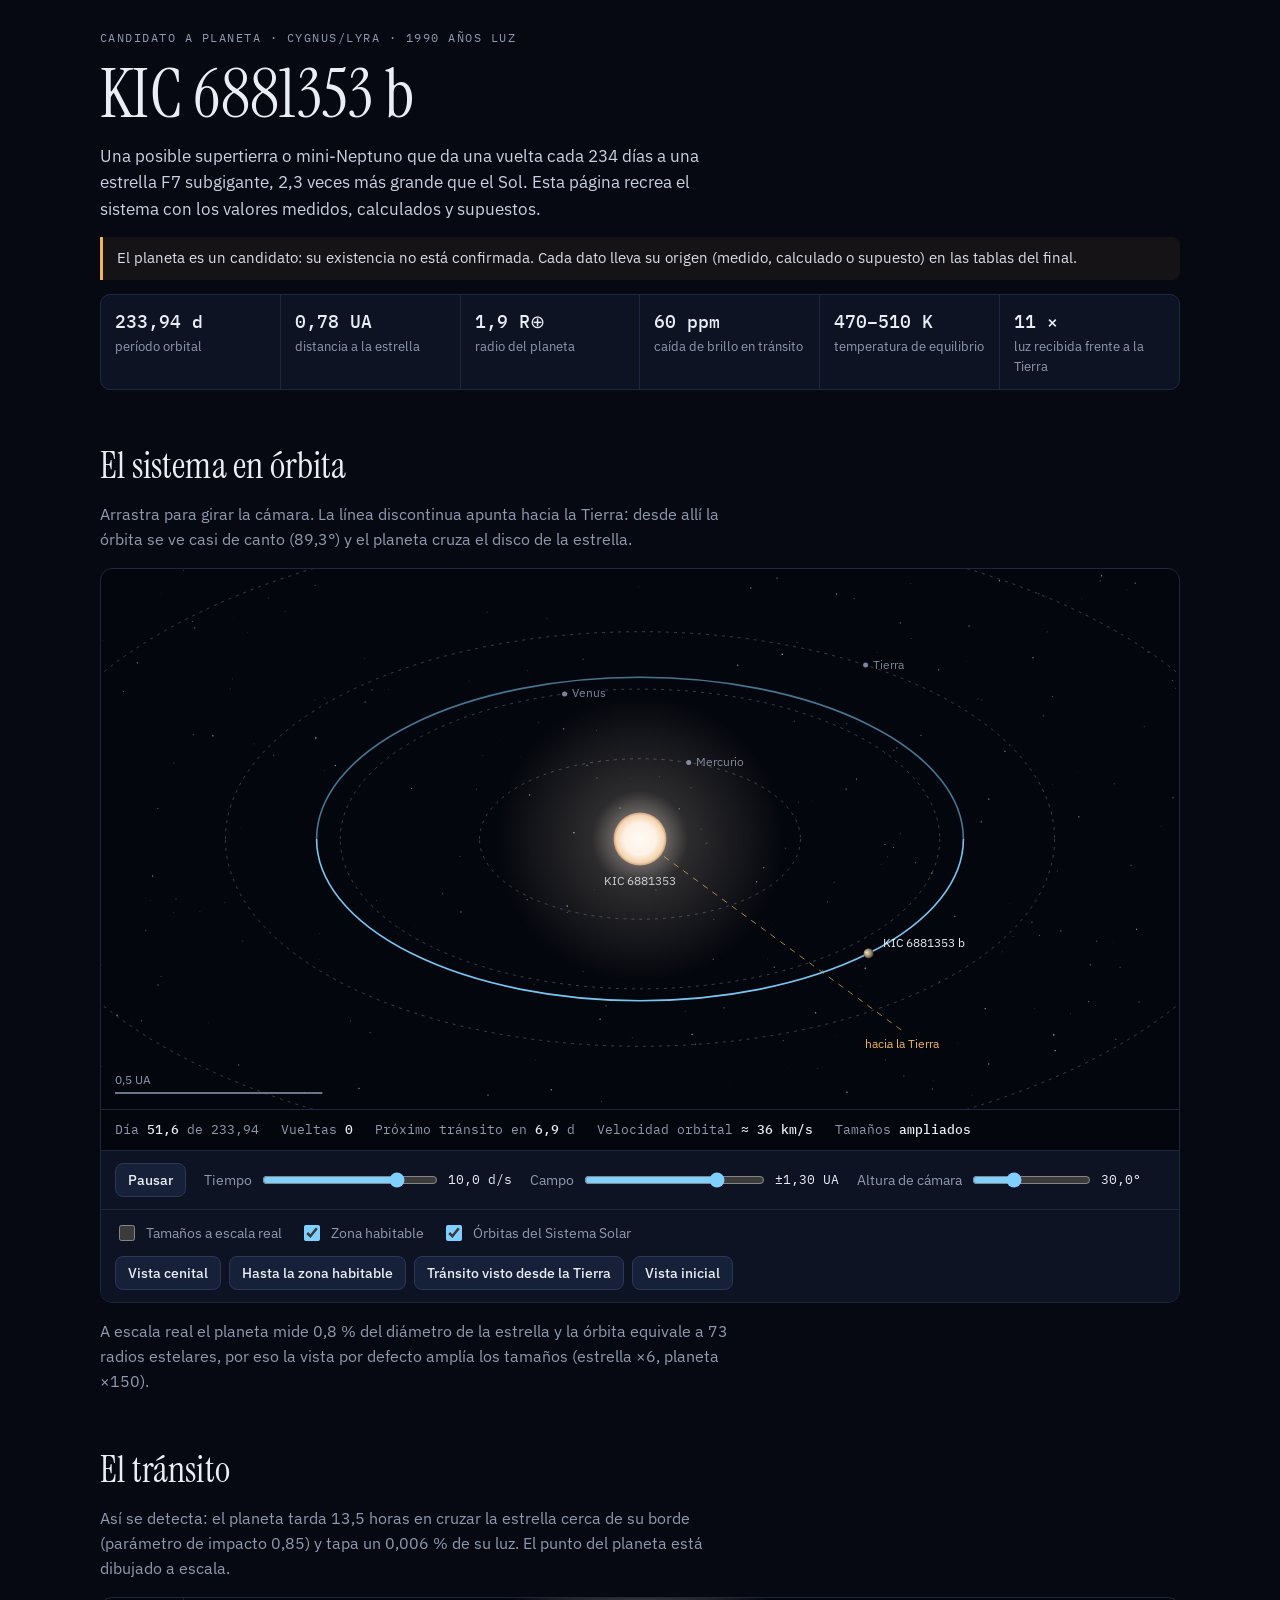
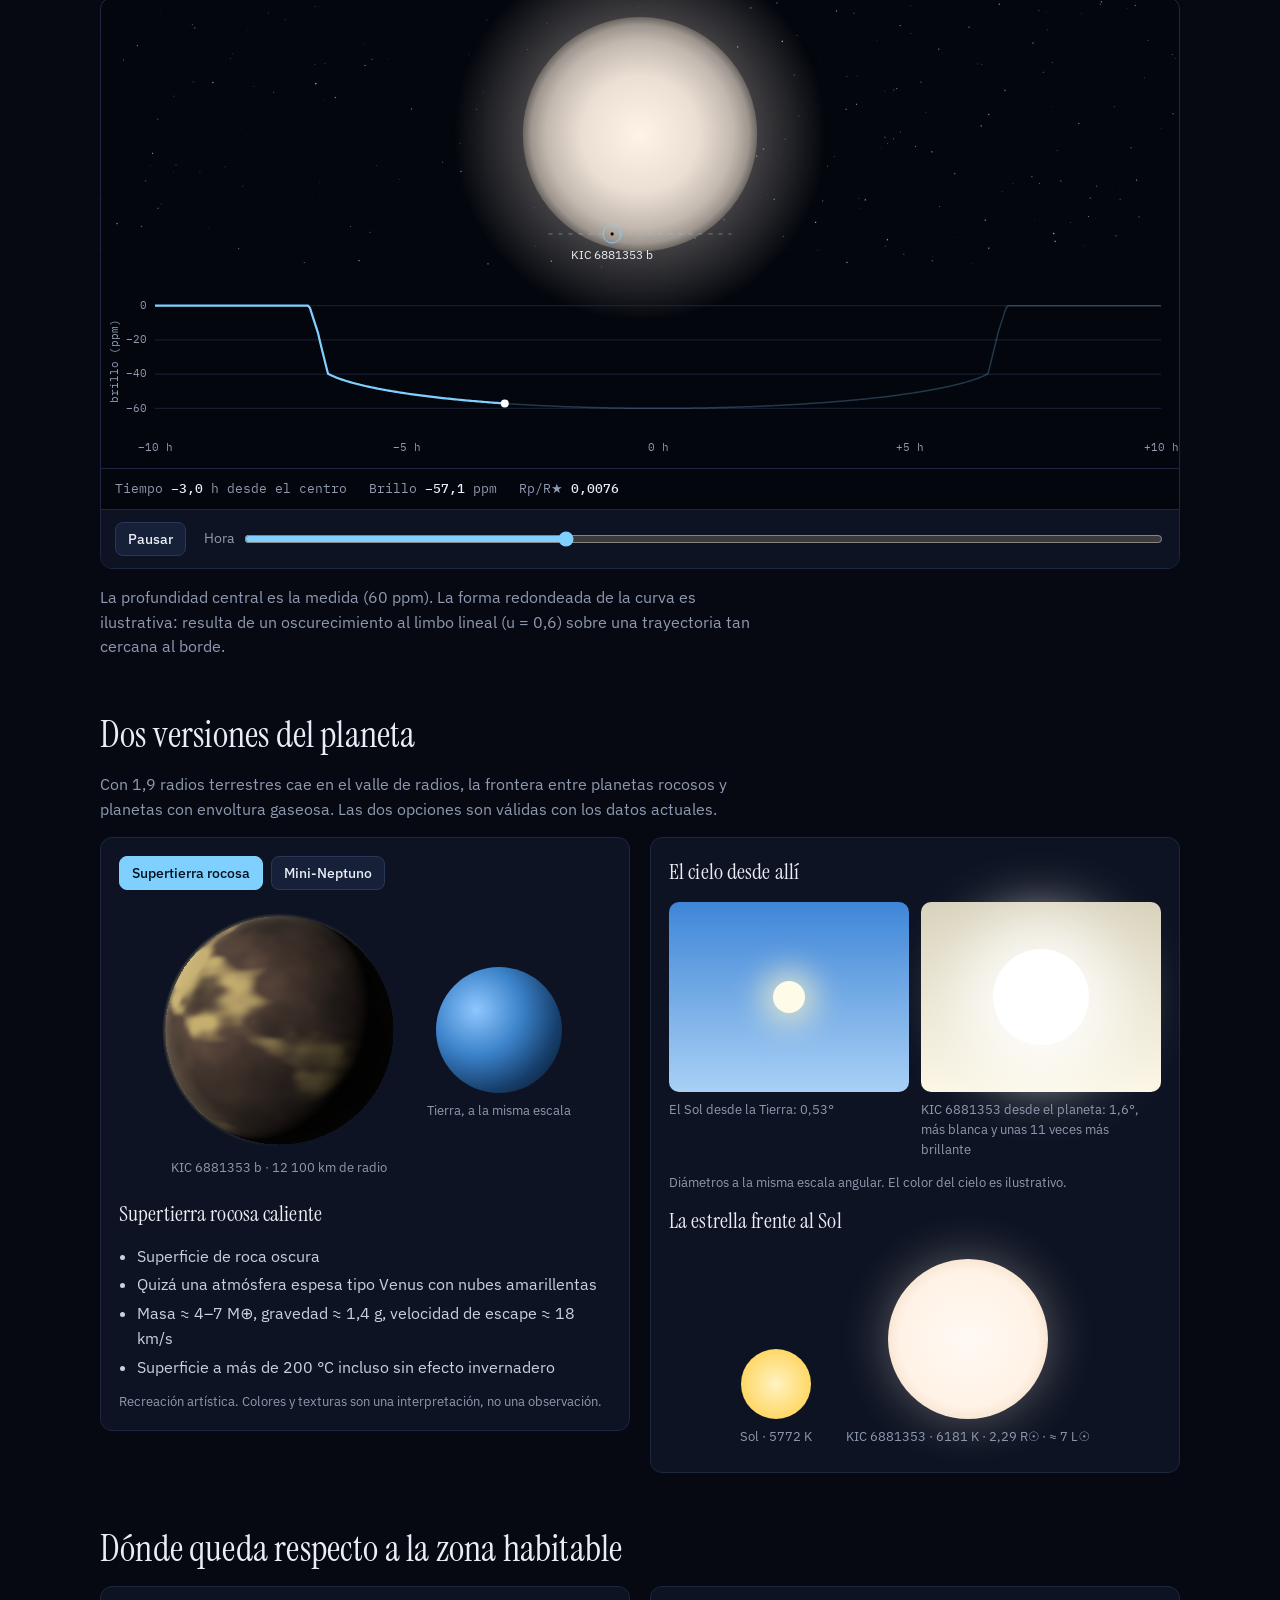
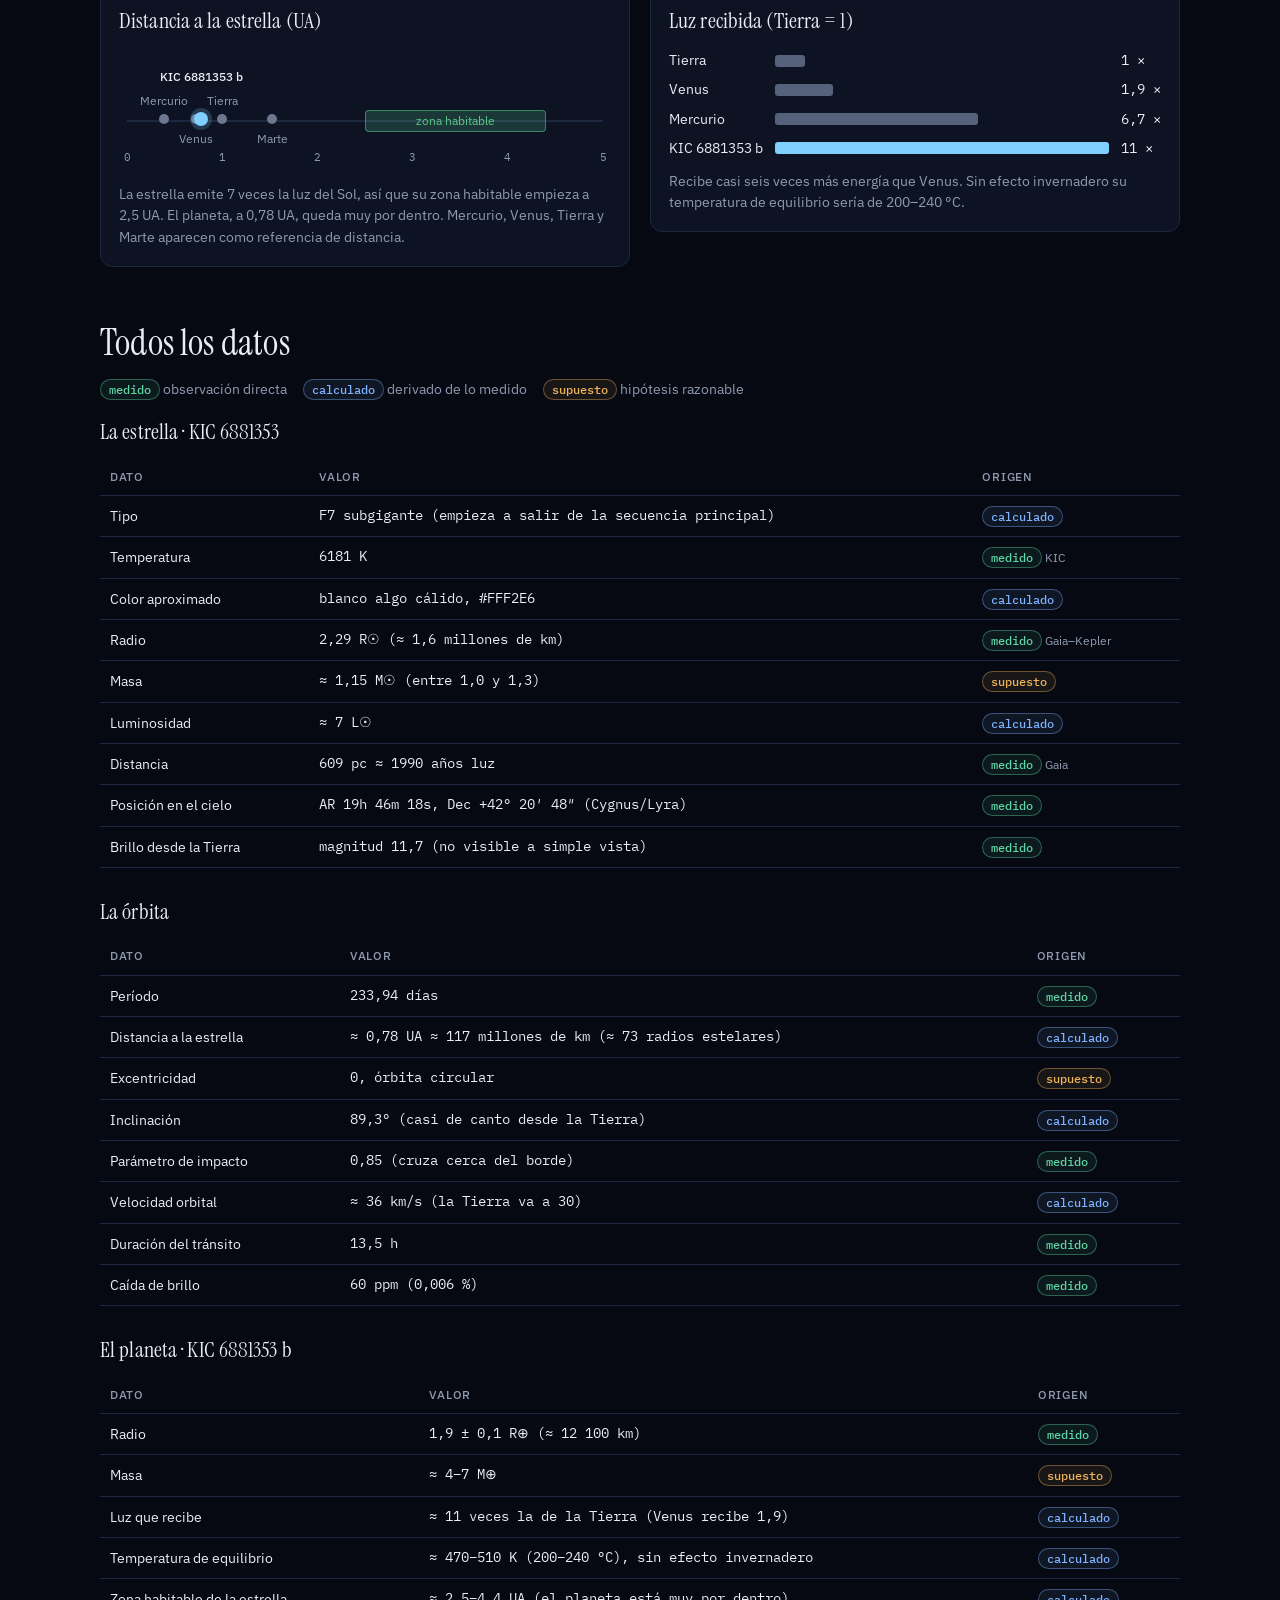
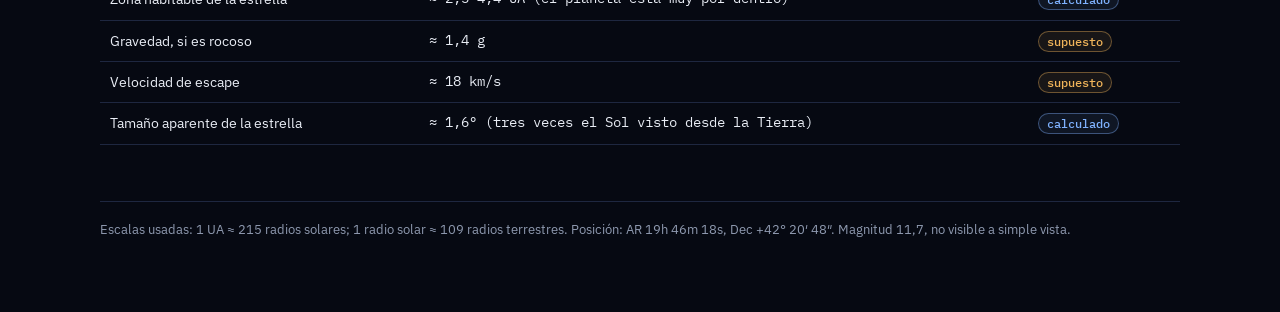
<file: candidatos/KIC_6881353/recreacion/index.html>
<!DOCTYPE html>
<html lang="es">
<head>
<meta charset="utf-8">
<meta name="viewport" content="width=device-width, initial-scale=1">
<title>Sistema KIC 6881353</title>
<link rel="preconnect" href="https://fonts.googleapis.com">
<link href="https://fonts.googleapis.com/css2?family=Instrument+Serif&family=IBM+Plex+Sans:wght@400;500;600&family=IBM+Plex+Mono:wght@400;500&display=swap" rel="stylesheet">
<style>
/* Plan: un solo mundo visual (espacio profundo). Columna ancha de escenas en canvas
   con sus mandos debajo; texto y tablas en columna de lectura. */
:root{
  color-scheme:dark;
  --bg:#060912; --panel:#0d1322; --line:#1e2740;
  --ink:#e9edf5; --muted:#8f9ab0;
  --star:#FFF2E6; --orbit:#7fd0ff;
  --med:#5fd6a5; --calc:#7fb2ff; --sup:#f0b45a; --hz:#58c98a;
  --display:"Instrument Serif",Georgia,"Times New Roman",serif;
  --body:"IBM Plex Sans",system-ui,-apple-system,"Segoe UI",sans-serif;
  --mono:"IBM Plex Mono",ui-monospace,Menlo,Consolas,monospace;
}
*{box-sizing:border-box}
html,body{margin:0}
body{background:var(--bg);color:var(--ink);font-family:var(--body);font-size:16px;line-height:1.55}
main{max-width:1120px;margin:0 auto;padding:28px 20px 72px;display:flex;flex-direction:column;gap:56px}
h1,h2,h3{font-family:var(--display);font-weight:400;margin:0;text-wrap:balance;letter-spacing:.005em}
h1{font-size:clamp(2.4rem,6vw,4.2rem);line-height:1}
h2{font-size:clamp(1.7rem,3.4vw,2.3rem);line-height:1.1}
h3{font-size:1.35rem}
p{margin:0;max-width:65ch}
.muted{color:var(--muted)}
.num{font-family:var(--mono);font-variant-numeric:tabular-nums}
header{display:flex;flex-direction:column;gap:14px}
.kicker{font-family:var(--mono);font-size:.78rem;letter-spacing:.12em;text-transform:uppercase;color:var(--muted)}
.lede{font-size:1.08rem;color:#c9d1e0}
.facts{display:grid;grid-template-columns:repeat(auto-fit,minmax(150px,1fr));gap:1px;background:var(--line);border:1px solid var(--line);border-radius:10px;overflow:hidden}
.facts div{background:var(--panel);padding:12px 14px;display:flex;flex-direction:column;gap:2px}
.facts b{font-family:var(--mono);font-weight:500;font-size:1.15rem;font-variant-numeric:tabular-nums}
.facts span{font-size:.8rem;color:var(--muted)}
section{display:flex;flex-direction:column;gap:16px}
.scene{border:1px solid var(--line);border-radius:12px;overflow:hidden;background:#04060d}
canvas{display:block;width:100%}
#orb{height:min(62vw,540px);min-height:330px;cursor:grab;touch-action:pan-y}
#orb:active{cursor:grabbing}
#tra{height:470px}
.hud{display:flex;flex-wrap:wrap;gap:6px 22px;padding:10px 14px;border-top:1px solid var(--line);font-family:var(--mono);font-size:.82rem;color:var(--muted);font-variant-numeric:tabular-nums}
.hud b{color:var(--ink);font-weight:500}
.ctl{display:flex;flex-wrap:wrap;gap:12px 18px;align-items:center;padding:12px 14px;border-top:1px solid var(--line);background:var(--panel)}
.ctl label{display:flex;align-items:center;gap:8px;font-size:.85rem;color:var(--muted)}
.ctl label.sl{flex:1 1 210px;min-width:190px}
.ctl output{font-family:var(--mono);color:var(--ink);min-width:8ch;font-size:.8rem;font-variant-numeric:tabular-nums}
input[type=range]{flex:1;accent-color:var(--orbit);min-width:80px}
input[type=checkbox]{accent-color:var(--orbit);width:16px;height:16px}
button{font:500 .85rem var(--body);color:var(--ink);background:#162038;border:1px solid #2a3759;border-radius:8px;padding:7px 12px;cursor:pointer}
button:hover{background:#1c2a4a}
button[aria-pressed=true]{background:var(--orbit);color:#04121c;border-color:var(--orbit)}
:focus-visible{outline:2px solid var(--orbit);outline-offset:2px}
.btns{display:flex;flex-wrap:wrap;gap:8px}
.two{display:grid;grid-template-columns:repeat(auto-fit,minmax(300px,1fr));gap:20px;align-items:start}
.card{background:var(--panel);border:1px solid var(--line);border-radius:12px;padding:18px;display:flex;flex-direction:column;gap:12px}
.globes{display:flex;align-items:center;justify-content:center;gap:28px;flex-wrap:wrap;padding:8px 0}
.globes figure{margin:0;display:flex;flex-direction:column;align-items:center;gap:8px;font-size:.8rem;color:var(--muted)}
#pla{width:240px;height:240px}
.earth{width:126px;height:126px;border-radius:50%;background:radial-gradient(circle at 32% 34%,#8fc7ff 0,#3b82c9 38%,#17406e 68%,#050c16 100%)}
ul.clean{margin:0;padding-left:18px;display:flex;flex-direction:column;gap:4px;color:#c9d1e0}
.sky{display:grid;grid-template-columns:1fr 1fr;gap:12px}
.sky figure{margin:0;display:flex;flex-direction:column;gap:8px;font-size:.82rem;color:var(--muted)}
.sky .box{height:190px;border-radius:10px;display:grid;place-items:center}
.sky .e{background:linear-gradient(#3f86d8,#a9d0f5)}
.sky .k{background:linear-gradient(#d9d3bd,#fbf6e6)}
.sky i{display:block;border-radius:50%}
.sky .e i{width:32px;height:32px;background:#fffbe9;box-shadow:0 0 30px 12px #fff6c9aa}
.sky .k i{width:96px;height:96px;background:#fff;box-shadow:0 0 60px 34px #ffffffcc}
.discs{display:flex;align-items:flex-end;justify-content:center;gap:34px;padding:8px 0}
.discs figure{margin:0;display:flex;flex-direction:column;align-items:center;gap:8px;font-size:.8rem;color:var(--muted)}
.discs i{display:block;border-radius:50%}
.sun{width:70px;height:70px;background:radial-gradient(circle,#fff3c4 0,#ffd866 70%,#e9a93a 100%)}
.kst{width:160px;height:160px;background:radial-gradient(circle,#fffaf4 0,#FFF2E6 60%,#e8c9a6 100%);box-shadow:0 0 50px #fff2e655}
.axis{position:relative;height:116px;margin:6px 8px 0}
.axis .track{position:absolute;left:0;right:0;top:64px;height:2px;background:var(--line)}
.axis .hz{position:absolute;top:54px;height:22px;background:#58c98a33;border:1px solid #58c98a88;border-radius:4px;font-size:.72rem;color:var(--hz);display:grid;place-items:center}
.axis .m{position:absolute;top:58px;width:10px;height:10px;margin-left:-5px;border-radius:50%;background:#6d7890}
.axis .m.k{background:var(--orbit);width:14px;height:14px;margin-left:-7px;top:56px;box-shadow:0 0 0 4px #7fd0ff33}
.axis .m span{position:absolute;left:50%;transform:translateX(-50%);white-space:nowrap;font-size:.72rem;color:var(--muted);top:16px}
.axis .m.up span{top:-22px}
.axis .m.k span{color:var(--ink);top:-44px;font-weight:500}
.axis .tick{position:absolute;top:94px;font:.7rem var(--mono);color:var(--muted);transform:translateX(-50%)}
.bars{display:grid;grid-template-columns:auto 1fr auto;gap:8px 12px;align-items:center;font-size:.85rem}
.bars .b{height:12px;border-radius:3px;background:#56627c}
.bars .b.k{background:var(--orbit)}
.tablewrap{overflow-x:auto}
table{border-collapse:collapse;width:100%;font-size:.9rem;min-width:420px}
th,td{text-align:left;padding:9px 10px;border-bottom:1px solid var(--line);vertical-align:top}
th{font-weight:500;color:var(--muted);font-size:.78rem;letter-spacing:.06em;text-transform:uppercase}
td:nth-child(2){font-family:var(--mono);font-size:.85rem;font-variant-numeric:tabular-nums}
.pill{display:inline-block;font:500 .72rem var(--mono);padding:2px 8px;border-radius:99px;border:1px solid;white-space:nowrap}
.pill.medido{color:var(--med);border-color:#5fd6a566;background:#5fd6a514}
.pill.calculado{color:var(--calc);border-color:#7fb2ff66;background:#7fb2ff14}
.pill.supuesto{color:var(--sup);border-color:#f0b45a66;background:#f0b45a14}
.legend{display:flex;flex-wrap:wrap;gap:8px 16px;font-size:.85rem;color:var(--muted);align-items:center}
.note{border-left:3px solid var(--sup);padding:10px 14px;background:#f0b45a10;border-radius:0 8px 8px 0;font-size:.92rem;color:#d9dfeb}
footer{font-size:.8rem;color:var(--muted);border-top:1px solid var(--line);padding-top:18px}
@media (max-width:520px){.sky{grid-template-columns:1fr}#tra{height:420px}}
</style>
</head>
<body>
<main>

<header>
  <div class="kicker">Candidato a planeta · Cygnus/Lyra · 1990 años luz</div>
  <h1>KIC 6881353 b</h1>
  <p class="lede">Una posible supertierra o mini-Neptuno que da una vuelta cada 234 días a una estrella F7 subgigante, 2,3 veces más grande que el Sol. Esta página recrea el sistema con los valores medidos, calculados y supuestos.</p>
  <div class="note">El planeta es un candidato: su existencia no está confirmada. Cada dato lleva su origen (medido, calculado o supuesto) en las tablas del final.</div>
  <div class="facts">
    <div><b>233,94 d</b><span>período orbital</span></div>
    <div><b>0,78 UA</b><span>distancia a la estrella</span></div>
    <div><b>1,9 R⊕</b><span>radio del planeta</span></div>
    <div><b>60 ppm</b><span>caída de brillo en tránsito</span></div>
    <div><b>470–510 K</b><span>temperatura de equilibrio</span></div>
    <div><b>11 ×</b><span>luz recibida frente a la Tierra</span></div>
  </div>
</header>

<section aria-labelledby="h-orb">
  <h2 id="h-orb">El sistema en órbita</h2>
  <p class="muted">Arrastra para girar la cámara. La línea discontinua apunta hacia la Tierra: desde allí la órbita se ve casi de canto (89,3°) y el planeta cruza el disco de la estrella.</p>
  <div class="scene">
    <canvas id="orb" aria-label="Vista orbital del sistema KIC 6881353"></canvas>
    <div class="hud">
      <span>Día <b id="hDay">0</b> de 233,94</span>
      <span>Vueltas <b id="hRev">0</b></span>
      <span>Próximo tránsito en <b id="hTr">0</b> d</span>
      <span>Velocidad orbital <b>≈ 36 km/s</b></span>
      <span>Tamaños <b id="hSc">ampliados</b></span>
    </div>
    <div class="ctl">
      <button id="bPlay" type="button">Pausar</button>
      <label class="sl" for="sSpeed">Tiempo <input id="sSpeed" type="range" min="0" max="100" value="79"><output id="oSpeed"></output></label>
      <label class="sl" for="sZoom">Campo <input id="sZoom" type="range" min="0" max="100" value="76"><output id="oZoom"></output></label>
      <label class="sl" for="sEl">Altura de cámara <input id="sEl" type="range" min="0.665" max="90" step="0.005" value="30"><output id="oEl"></output></label>
    </div>
    <div class="ctl">
      <label for="cReal"><input id="cReal" type="checkbox"> Tamaños a escala real</label>
      <label for="cHZ"><input id="cHZ" type="checkbox" checked> Zona habitable</label>
      <label for="cSol"><input id="cSol" type="checkbox" checked> Órbitas del Sistema Solar</label>
      <div class="btns">
        <button id="pTop" type="button">Vista cenital</button>
        <button id="pHZ" type="button">Hasta la zona habitable</button>
        <button id="pEarth" type="button">Tránsito visto desde la Tierra</button>
        <button id="pReset" type="button">Vista inicial</button>
      </div>
    </div>
  </div>
  <p class="muted">A escala real el planeta mide 0,8 % del diámetro de la estrella y la órbita equivale a 73 radios estelares, por eso la vista por defecto amplía los tamaños (estrella ×6, planeta ×150).</p>
</section>

<section aria-labelledby="h-tra">
  <h2 id="h-tra">El tránsito</h2>
  <p class="muted">Así se detecta: el planeta tarda 13,5 horas en cruzar la estrella cerca de su borde (parámetro de impacto 0,85) y tapa un 0,006 % de su luz. El punto del planeta está dibujado a escala.</p>
  <div class="scene">
    <canvas id="tra" aria-label="Animación del tránsito y curva de luz"></canvas>
    <div class="hud">
      <span>Tiempo <b id="tT">0</b> h desde el centro</span>
      <span>Brillo <b id="tD">0</b> ppm</span>
      <span>Rp/R★ <b>0,0076</b></span>
    </div>
    <div class="ctl">
      <button id="tPlay" type="button">Pausar</button>
      <label class="sl" for="tS">Hora <input id="tS" type="range" min="-10" max="10" step="0.02" value="-10"></label>
    </div>
  </div>
  <p class="muted">La profundidad central es la medida (60 ppm). La forma redondeada de la curva es ilustrativa: resulta de un oscurecimiento al limbo lineal (u = 0,6) sobre una trayectoria tan cercana al borde.</p>
</section>

<section aria-labelledby="h-pla">
  <h2 id="h-pla">Dos versiones del planeta</h2>
  <p class="muted">Con 1,9 radios terrestres cae en el valle de radios, la frontera entre planetas rocosos y planetas con envoltura gaseosa. Las dos opciones son válidas con los datos actuales.</p>
  <div class="two">
    <div class="card">
      <div class="btns" role="group" aria-label="Versión del planeta">
        <button id="vRock" type="button" aria-pressed="true">Supertierra rocosa</button>
        <button id="vNep" type="button" aria-pressed="false">Mini-Neptuno</button>
      </div>
      <div class="globes">
        <figure><canvas id="pla" width="240" height="240" aria-label="Recreación del planeta"></canvas><figcaption>KIC 6881353 b · 12 100 km de radio</figcaption></figure>
        <figure><div class="earth"></div><figcaption>Tierra, a la misma escala</figcaption></figure>
      </div>
      <h3 id="vT"></h3>
      <ul class="clean" id="vL"></ul>
      <p class="muted" style="font-size:.82rem">Recreación artística. Colores y texturas son una interpretación, no una observación.</p>
    </div>
    <div class="card">
      <h3>El cielo desde allí</h3>
      <div class="sky">
        <figure><div class="box e"><i></i></div><figcaption>El Sol desde la Tierra: 0,53°</figcaption></figure>
        <figure><div class="box k"><i></i></div><figcaption>KIC 6881353 desde el planeta: 1,6°, más blanca y unas 11 veces más brillante</figcaption></figure>
      </div>
      <p class="muted" style="font-size:.82rem">Diámetros a la misma escala angular. El color del cielo es ilustrativo.</p>
      <h3>La estrella frente al Sol</h3>
      <div class="discs">
        <figure><i class="sun"></i><figcaption>Sol · 5772 K</figcaption></figure>
        <figure><i class="kst"></i><figcaption>KIC 6881353 · 6181 K · 2,29 R☉ · ≈ 7 L☉</figcaption></figure>
      </div>
    </div>
  </div>
</section>

<section aria-labelledby="h-cmp">
  <h2 id="h-cmp">Dónde queda respecto a la zona habitable</h2>
  <div class="two">
    <div class="card">
      <h3>Distancia a la estrella (UA)</h3>
      <div class="axis" id="axis"></div>
      <p class="muted" style="font-size:.85rem">La estrella emite 7 veces la luz del Sol, así que su zona habitable empieza a 2,5 UA. El planeta, a 0,78 UA, queda muy por dentro. Mercurio, Venus, Tierra y Marte aparecen como referencia de distancia.</p>
    </div>
    <div class="card">
      <h3>Luz recibida (Tierra = 1)</h3>
      <div class="bars" id="bars"></div>
      <p class="muted" style="font-size:.85rem">Recibe casi seis veces más energía que Venus. Sin efecto invernadero su temperatura de equilibrio sería de 200–240 °C.</p>
    </div>
  </div>
</section>

<section aria-labelledby="h-dat">
  <h2 id="h-dat">Todos los datos</h2>
  <div class="legend">
    <span><span class="pill medido">medido</span> observación directa</span>
    <span><span class="pill calculado">calculado</span> derivado de lo medido</span>
    <span><span class="pill supuesto">supuesto</span> hipótesis razonable</span>
  </div>
  <div id="tables" style="display:flex;flex-direction:column;gap:28px"></div>
</section>

<footer>Escalas usadas: 1 UA ≈ 215 radios solares; 1 radio solar ≈ 109 radios terrestres. Posición: AR 19h 46m 18s, Dec +42° 20′ 48″. Magnitud 11,7, no visible a simple vista.</footer>
</main>

<script>
(function(){
"use strict";
const $=s=>document.querySelector(s), PI=Math.PI, TAU=2*PI;
const P=233.94, A=0.78, RS=2.29/215, RP=1.9/109/215, EL_T=0.665;
const reduced=matchMedia('(prefers-reduced-motion: reduce)').matches;
const fmt=(v,d)=>v.toFixed(d).replace('.',',');
function fit(c){const d=Math.min(window.devicePixelRatio||1,2),w=c.clientWidth,h=c.clientHeight;
  if(c.width!==Math.round(w*d)||c.height!==Math.round(h*d)){c.width=Math.round(w*d);c.height=Math.round(h*d);}
  const x=c.getContext('2d');x.setTransform(d,0,0,d,0,0);return [x,w,h];}
let seed=7;const rnd=()=>{seed=(seed*16807)%2147483647;return seed/2147483647;};
const stars=Array.from({length:260},()=>[rnd(),rnd(),rnd()*1.1+.3,rnd()*.6+.15]);
function drawStars(x,W,H){for(const s of stars){x.globalAlpha=s[3];x.fillStyle='#cfd8ee';x.fillRect(s[0]*W,s[1]*H,s[2],s[2]);}x.globalAlpha=1;}

/* ---------- Escena orbital ---------- */
const S={az:-0.6,el:30,half:1.3,t:20,speed:10,play:!reduced,real:false,hz:true,sol:true};
const REF=[['Mercurio',0.387,87.97],['Venus',0.723,224.7],['Tierra',1,365.25],['Marte',1.524,686.98]];
const orb=$('#orb');
function drawOrb(){
  const [x,W,H]=fit(orb);x.clearRect(0,0,W,H);drawStars(x,W,H);
  const cx=W/2,cy=H/2,s=(W/2)/S.half,er=S.el*PI/180,se=Math.sin(er),ce=Math.cos(er),ca=Math.cos(S.az),sa=Math.sin(S.az);
  const proj=(px,py)=>{const X=px*ca-py*sa,Y=px*sa+py*ca;return [cx+X*s,cy+Y*s*se,Y*ce];};
  const ell=(r,a0,a1)=>{x.beginPath();x.ellipse(cx,cy,r*s,Math.max(r*s*se,.01),0,a0,a1);};
  x.font='12px "IBM Plex Sans",sans-serif';x.textBaseline='middle';
  if(S.hz){x.beginPath();x.ellipse(cx,cy,4.4*s,Math.max(4.4*s*se,.01),0,0,TAU);x.ellipse(cx,cy,2.5*s,Math.max(2.5*s*se,.01),0,0,TAU);
    x.fillStyle='rgba(88,201,138,.13)';x.fill('evenodd');
    x.strokeStyle='rgba(88,201,138,.45)';x.lineWidth=1;ell(2.5,0,TAU);x.stroke();ell(4.4,0,TAU);x.stroke();
    const ly=cy-3.45*s*se;if(ly>10&&S.half>2.6){x.fillStyle='#58c98a';x.textAlign='center';x.fillText('Zona habitable · 2,5–4,4 UA',cx,ly);}}
  const bodies=[];
  if(S.sol)for(const r of REF){const th=TAU*S.t/r[2]+r[1]*5;const p=proj(r[1]*Math.cos(th),r[1]*Math.sin(th));bodies.push({p,ref:r});}
  const th=TAU*S.t/P;const pp=proj(A*Math.cos(th),A*Math.sin(th));bodies.push({p:pp,k:true});
  const half=(back)=>{const a0=back?PI:0,a1=back?TAU:PI;
    if(S.sol){x.setLineDash([3,5]);x.strokeStyle='rgba(143,154,176,.38)';x.lineWidth=1;for(const r of REF){ell(r[1],a0,a1);x.stroke();}x.setLineDash([]);}
    x.strokeStyle=back?'rgba(127,208,255,.55)':'rgba(127,208,255,.95)';x.lineWidth=1.6;ell(A,a0,a1);x.stroke();};
  const rs=Math.max(2,(S.real?RS:RS*6)*s);
  const rp=S.real?Math.max(1.3,RP*s):Math.max(4,RP*150*s);
  const body=b=>{const [bx,by]=b.p;
    if(b.k){const dx=cx-bx,dy=cy-by,dl=Math.hypot(dx,dy)||1;
      const g=x.createRadialGradient(bx+dx/dl*rp*.5,by+dy/dl*rp*.5,0,bx,by,rp*1.15);g.addColorStop(0,'#f1e6c8');g.addColorStop(.6,'#9a8a6c');g.addColorStop(1,'#1c1a18');
      x.fillStyle=b.p[2]>0&&dl<rs?'#0a0a0d':g;x.beginPath();x.arc(bx,by,rp,0,TAU);x.fill();
      if(rp<3.2){x.strokeStyle='rgba(127,208,255,.9)';x.lineWidth=1;x.beginPath();x.arc(bx,by,8,0,TAU);x.stroke();}
      x.fillStyle='#e9edf5';x.textAlign='left';x.fillText('KIC 6881353 b',bx+Math.max(rp,8)+6,by-10);}
    else{x.fillStyle='#7a859c';x.beginPath();x.arc(bx,by,2.5,0,TAU);x.fill();x.fillStyle='rgba(143,154,176,.85)';x.textAlign='left';x.fillText(b.ref[0],bx+7,by);}};
  half(true);bodies.filter(b=>b.p[2]<0).forEach(body);
  const gl=x.createRadialGradient(cx,cy,rs*.6,cx,cy,rs*4+40);gl.addColorStop(0,'rgba(255,242,230,.5)');gl.addColorStop(.25,'rgba(255,236,214,.16)');gl.addColorStop(1,'rgba(255,236,214,0)');
  x.fillStyle=gl;x.beginPath();x.arc(cx,cy,rs*4+40,0,TAU);x.fill();
  const sg=x.createRadialGradient(cx,cy,0,cx,cy,rs);sg.addColorStop(0,'#fffaf4');sg.addColorStop(.6,'#FFF2E6');sg.addColorStop(.9,'#f3d4b0');sg.addColorStop(1,'#c9a078');
  x.fillStyle=sg;x.beginPath();x.arc(cx,cy,rs,0,TAU);x.fill();
  half(false);bodies.filter(b=>b.p[2]>=0).forEach(body);
  // dirección a la Tierra
  const L=S.half*.86,e0=proj(0,(S.real?RS:RS*6)*1.6),e1=proj(0,L);
  if(Math.hypot(e1[0]-e0[0],e1[1]-e0[1])>40){x.setLineDash([6,6]);x.strokeStyle='rgba(240,180,90,.7)';x.lineWidth=1;x.beginPath();x.moveTo(e0[0],e0[1]);x.lineTo(e1[0],e1[1]);x.stroke();x.setLineDash([]);
    x.fillStyle='#f0b45a';x.textAlign='center';x.fillText('hacia la Tierra',Math.min(Math.max(e1[0],60),W-60),Math.min(e1[1]+14,H-10));}
  else{x.fillStyle='#f0b45a';x.textAlign='left';x.fillText('Vista desde la Tierra · inclinación 89,3°',14,18);}
  x.fillStyle='rgba(233,237,245,.85)';x.textAlign='center';if(rs<W*.2)x.fillText('KIC 6881353',cx,cy+rs+16);
  // barra de escala
  const nice=[0.005,0.01,0.02,0.05,0.1,0.2,0.5,1,2];let bar=nice[0];for(const n of nice)if(n*s<=W*.22)bar=n;
  x.strokeStyle='#8f9ab0';x.lineWidth=1.5;x.beginPath();x.moveTo(14,H-16);x.lineTo(14+bar*s,H-16);x.stroke();
  x.fillStyle='#8f9ab0';x.textAlign='left';x.fillText(String(bar).replace('.',',')+' UA',14,H-28);
  const d=((S.t%P)+P)%P;$('#hDay').textContent=fmt(d,1);$('#hRev').textContent=Math.floor(S.t/P);
  $('#hTr').textContent=fmt((((P/4-S.t)%P)+P)%P,1);$('#hSc').textContent=S.real?'a escala real':'ampliados';
}
const sp2v=v=>0.05*Math.pow(800,v/100), v2sp=s=>100*Math.log(s/0.05)/Math.log(800);
const z2v=v=>0.02*Math.pow(250,v/100), v2z=h=>100*Math.log(h/0.02)/Math.log(250);
function sync(){
  $('#sSpeed').value=v2sp(S.speed);$('#oSpeed').textContent=(S.speed<1?fmt(S.speed*24,1)+' h/s':fmt(S.speed,1)+' d/s');
  $('#sZoom').value=v2z(S.half);$('#oZoom').textContent='±'+fmt(S.half,S.half<.2?3:2)+' UA';
  $('#sEl').value=S.el;$('#oEl').textContent=fmt(S.el,1)+'°';
  $('#cReal').checked=S.real;$('#cHZ').checked=S.hz;$('#cSol').checked=S.sol;
  $('#bPlay').textContent=S.play?'Pausar':'Reproducir';
}
$('#sSpeed').oninput=e=>{S.speed=sp2v(+e.target.value);sync();};
$('#sZoom').oninput=e=>{S.half=z2v(+e.target.value);sync();};
$('#sEl').oninput=e=>{S.el=+e.target.value;sync();};
$('#cReal').onchange=e=>{S.real=e.target.checked;};
$('#cHZ').onchange=e=>{S.hz=e.target.checked;};
$('#cSol').onchange=e=>{S.sol=e.target.checked;};
$('#bPlay').onclick=()=>{S.play=!S.play;sync();};
$('#pTop').onclick=()=>{S.el=90;sync();};
$('#pHZ').onclick=()=>{S.half=5;S.el=Math.max(S.el,28);S.hz=true;sync();};
$('#pEarth').onclick=()=>{Object.assign(S,{az:0,el:EL_T,half:0.03,real:true,t:Math.floor(S.t/P)*P+P/4-0.5,speed:0.15,play:true});sync();};
$('#pReset').onclick=()=>{Object.assign(S,{az:-0.6,el:30,half:1.3,speed:10,real:false,hz:true,sol:true});sync();};
let drag=null;
orb.addEventListener('pointerdown',e=>{drag={x:e.clientX,y:e.clientY,m:e.pointerType==='mouse'};orb.setPointerCapture(e.pointerId);});
orb.addEventListener('pointermove',e=>{if(!drag)return;S.az+=(e.clientX-drag.x)*.008;
  if(drag.m)S.el=Math.min(90,Math.max(EL_T,S.el+(e.clientY-drag.y)*.35));drag.x=e.clientX;drag.y=e.clientY;sync();});
orb.addEventListener('pointerup',()=>drag=null);orb.addEventListener('pointercancel',()=>drag=null);

/* ---------- Tránsito ---------- */
const T={t:-10,play:!reduced},B=0.85,K=1.9/(2.29*109),V=2*Math.sqrt(1-B*B)/13.5,U=0.6;
const LD=d=>1-U*(1-Math.sqrt(Math.max(0,1-d*d)));
function depth(t){const d=Math.hypot(V*t,B);const f=Math.min(1,Math.max(0,(1+K-d)/(2*K)));return 60*f*LD(Math.min(d,1))/LD(B);}
const tra=$('#tra');
function drawTra(){
  const [x,W,H]=fit(tra);x.clearRect(0,0,W,H);drawStars(x,W,H*.58);
  const aH=H*.58,R=Math.min(W*.3,aH*.43),cx=W/2,cy=aH/2;
  const gl=x.createRadialGradient(cx,cy,R*.9,cx,cy,R*1.6);gl.addColorStop(0,'rgba(255,242,230,.28)');gl.addColorStop(1,'rgba(255,242,230,0)');
  x.fillStyle=gl;x.beginPath();x.arc(cx,cy,R*1.6,0,TAU);x.fill();
  const g=x.createRadialGradient(cx,cy,0,cx,cy,R);
  [[0,1],[.5,.92],[.8,.76],[.93,.62],[1,.42]].forEach(([r,i])=>g.addColorStop(r,`rgb(${Math.round(255*i)},${Math.round(242*i)},${Math.round(230*i)})`));
  x.fillStyle=g;x.beginPath();x.arc(cx,cy,R,0,TAU);x.fill();
  const py=cy+B*R,px=cx+V*T.t*R;
  x.setLineDash([4,6]);x.strokeStyle='rgba(127,208,255,.5)';x.lineWidth=1;x.beginPath();x.moveTo(cx-V*10*R,py);x.lineTo(cx+V*10*R,py);x.stroke();x.setLineDash([]);
  x.fillStyle='#05060a';x.beginPath();x.arc(px,py,Math.max(1.6,K*R),0,TAU);x.fill();
  x.strokeStyle='rgba(127,208,255,.95)';x.beginPath();x.arc(px,py,9,0,TAU);x.stroke();
  x.font='12px "IBM Plex Sans",sans-serif';x.textBaseline='middle';x.fillStyle='#e9edf5';x.textAlign='center';x.fillText('KIC 6881353 b',px,py+22);
  // curva de luz
  const L=54,Rr=W-18,Tp=aH+18,Bt=H-34,X=t=>L+(t+10)/20*(Rr-L),Y=p=>Tp+(10+p)/85*(Bt-Tp);
  x.font='11px "IBM Plex Mono",monospace';
  for(const p of [0,20,40,60]){x.strokeStyle='rgba(30,39,64,.9)';x.beginPath();x.moveTo(L,Y(p));x.lineTo(Rr,Y(p));x.stroke();x.fillStyle='#8f9ab0';x.textAlign='right';x.fillText(p?'−'+p:'0',L-8,Y(p));}
  for(let t=-10;t<=10;t+=5){x.fillStyle='#8f9ab0';x.textAlign='center';x.fillText((t>0?'+':t<0?'−':'')+Math.abs(t)+' h',X(t),Bt+14);}
  x.save();x.translate(14,(Tp+Bt)/2);x.rotate(-PI/2);x.textAlign='center';x.fillText('brillo (ppm)',0,0);x.restore();
  const path=(t1,col,w)=>{x.beginPath();for(let i=0;i<=500;i++){const t=-10+20*i/500;if(t>t1)break;const xx=X(t),yy=Y(depth(t));i?x.lineTo(xx,yy):x.moveTo(xx,yy);}x.strokeStyle=col;x.lineWidth=w;x.stroke();};
  path(10,'rgba(127,208,255,.25)',1.5);path(T.t,'#7fd0ff',2.2);
  const dn=depth(T.t);x.fillStyle='#fff';x.beginPath();x.arc(X(T.t),Y(dn),4,0,TAU);x.fill();
  $('#tT').textContent=(T.t<0?'−':'+')+fmt(Math.abs(T.t),1);$('#tD').textContent=dn>0.05?'−'+fmt(dn,1):'0,0';$('#tS').value=T.t;
}
$('#tS').oninput=e=>{T.t=+e.target.value;T.play=false;$('#tPlay').textContent='Reproducir';};
$('#tPlay').onclick=()=>{T.play=!T.play;$('#tPlay').textContent=T.play?'Pausar':'Reproducir';};
if(reduced){T.t=0;$('#tPlay').textContent='Reproducir';}

/* ---------- Planeta procedural ---------- */
const VER={
  rock:{t:'Supertierra rocosa caliente',l:['Superficie de roca oscura','Quizá una atmósfera espesa tipo Venus con nubes amarillentas','Masa ≈ 4–7 M⊕, gravedad ≈ 1,4 g, velocidad de escape ≈ 18 km/s','Superficie a más de 200 °C incluso sin efecto invernadero']},
  nep:{t:'Mini-Neptuno',l:['Sin superficie sólida accesible','Envoltura de hidrógeno y helio','Neblinas de tonos crema y azul pálido','La misma luz: 11 veces la que recibe la Tierra']}};
let ver='rock',rot=0;
function h3(i,j,k){let n=i*374761393+j*668265263+k*1274126177;n=(n^(n>>>13))*1274126177;return((n^(n>>>16))>>>0)/4294967295;}
function vn(x,y,z){const i=Math.floor(x),j=Math.floor(y),k=Math.floor(z),u=x-i,v=y-j,w=z-k,a=u*u*(3-2*u),b=v*v*(3-2*v),c=w*w*(3-2*w);
  const m=(p,q,t)=>p+(q-p)*t;
  return m(m(m(h3(i,j,k),h3(i+1,j,k),a),m(h3(i,j+1,k),h3(i+1,j+1,k),a),b),m(m(h3(i,j,k+1),h3(i+1,j,k+1),a),m(h3(i,j+1,k+1),h3(i+1,j+1,k+1),a),b),c);}
const fbm=(x,y,z)=>vn(x,y,z)*.55+vn(x*2.1,y*2.1,z*2.1)*.3+vn(x*4.3,y*4.3,z*4.3)*.15;
const ss=(a,b,v)=>{const t=Math.min(1,Math.max(0,(v-a)/(b-a)));return t*t*(3-2*t);};
const pc=$('#pla'),px2=pc.getContext('2d'),N=240,img=px2.createImageData(N,N);
function drawPla(){
  const d=img.data,cr=Math.cos(rot),sr=Math.sin(rot),Lx=-.62,Ly=-.3,Lz=.72,R=N/2-6;
  for(let j=0;j<N;j++)for(let i=0;i<N;i++){
    const o=(j*N+i)*4,x=(i-N/2)/R,y=(j-N/2)/R,rr=x*x+y*y;
    if(rr>1.06){d[o+3]=0;continue;}
    if(rr>1){const a=ver==='nep'?.5:.3,f=(1.06-rr)/.06*Math.max(0,(x*Lx+y*Ly)/Math.sqrt(rr)+.35);d[o]=ver==='nep'?190:230;d[o+1]=ver==='nep'?215:205;d[o+2]=ver==='nep'?240:150;d[o+3]=255*a*f;continue;}
    const z=Math.sqrt(1-rr),X=x*cr+z*sr,Z=-x*sr+z*cr,Y=y;let r,g,b;
    if(ver==='rock'){const n=fbm(X*2.4+5,Y*2.4,Z*2.4),c=ss(.5,.72,fbm(X*1.5+20,Y*2.6+3,Z*1.5+rot*.15))*.8;
      r=38+n*70;g=32+n*52;b=30+n*40;r+=(214-r)*c;g+=(190-g)*c;b+=(118-b)*c;}
    else{const w=fbm(X*1.4,Y*1.4+9,Z*1.4),t=.5+.5*Math.sin(Y*7+w*3.2),h=fbm(X*3+2,Y*9,Z*3);
      r=168+(240-168)*t;g=198+(228-198)*t;b=232+(198-232)*t;r+=(h-.5)*22;g+=(h-.5)*18;b+=(h-.5)*14;}
    let l=Math.max(0,x*Lx+y*Ly+z*Lz);l=.03+Math.pow(l,.85)*1.05;const rim=Math.pow(1-z,3)*(ver==='nep'?.45:.25)*Math.min(1,l*2);
    d[o]=Math.min(255,r*l+255*rim);d[o+1]=Math.min(255,g*l+245*rim);d[o+2]=Math.min(255,b*l+(ver==='nep'?255:200)*rim);d[o+3]=255;}
  px2.putImageData(img,0,0);
}
function setVer(v){ver=v;$('#vRock').setAttribute('aria-pressed',v==='rock');$('#vNep').setAttribute('aria-pressed',v==='nep');
  $('#vT').textContent=VER[v].t;$('#vL').innerHTML=VER[v].l.map(s=>'<li>'+s+'</li>').join('');drawPla();}
$('#vRock').onclick=()=>setVer('rock');$('#vNep').onclick=()=>setVer('nep');

/* ---------- Comparativas y tablas ---------- */
(function(){const ax=$('#axis'),pc=v=>(v/5*100)+'%';let h='<div class="track"></div><div class="hz" style="left:'+pc(2.5)+';width:'+pc(1.9)+'">zona habitable</div>';
  [['Mercurio',.387,''],['Venus',.723,''],['KIC 6881353 b',.78,'k'],['Tierra',1,'up'],['Marte',1.524,'']].forEach((m,i)=>{
    h+='<div class="m '+m[2]+(m[0]==='Mercurio'?' up':'')+'" style="left:'+pc(m[1])+'"><span>'+m[0]+'</span></div>';});
  for(let i=0;i<=5;i++)h+='<div class="tick" style="left:'+pc(i)+'">'+i+'</div>';ax.innerHTML=h;
  $('#bars').innerHTML=[['Tierra',1],['Venus',1.9],['Mercurio',6.7],['KIC 6881353 b',11]].map(b=>
    '<span>'+b[0]+'</span><div><div class="b'+(b[1]===11?' k':'')+'" style="width:'+(b[1]/11*100)+'%"></div></div><span class="num">'+String(b[1]).replace('.',',')+' ×</span>').join('');
  const D=[['La estrella · KIC 6881353',[
    ['Tipo','F7 subgigante (empieza a salir de la secuencia principal)','calculado'],
    ['Temperatura','6181 K','medido','KIC'],
    ['Color aproximado','blanco algo cálido, #FFF2E6','calculado'],
    ['Radio','2,29 R☉ (≈ 1,6 millones de km)','medido','Gaia–Kepler'],
    ['Masa','≈ 1,15 M☉ (entre 1,0 y 1,3)','supuesto'],
    ['Luminosidad','≈ 7 L☉','calculado'],
    ['Distancia','609 pc ≈ 1990 años luz','medido','Gaia'],
    ['Posición en el cielo','AR 19h 46m 18s, Dec +42° 20′ 48″ (Cygnus/Lyra)','medido'],
    ['Brillo desde la Tierra','magnitud 11,7 (no visible a simple vista)','medido']]],
   ['La órbita',[
    ['Período','233,94 días','medido'],
    ['Distancia a la estrella','≈ 0,78 UA ≈ 117 millones de km (≈ 73 radios estelares)','calculado'],
    ['Excentricidad','0, órbita circular','supuesto'],
    ['Inclinación','89,3° (casi de canto desde la Tierra)','calculado'],
    ['Parámetro de impacto','0,85 (cruza cerca del borde)','medido'],
    ['Velocidad orbital','≈ 36 km/s (la Tierra va a 30)','calculado'],
    ['Duración del tránsito','13,5 h','medido'],
    ['Caída de brillo','60 ppm (0,006 %)','medido']]],
   ['El planeta · KIC 6881353 b',[
    ['Radio','1,9 ± 0,1 R⊕ (≈ 12 100 km)','medido'],
    ['Masa','≈ 4–7 M⊕','supuesto'],
    ['Luz que recibe','≈ 11 veces la de la Tierra (Venus recibe 1,9)','calculado'],
    ['Temperatura de equilibrio','≈ 470–510 K (200–240 °C), sin efecto invernadero','calculado'],
    ['Zona habitable de la estrella','≈ 2,5–4,4 UA (el planeta está muy por dentro)','calculado'],
    ['Gravedad, si es rocoso','≈ 1,4 g','supuesto'],
    ['Velocidad de escape','≈ 18 km/s','supuesto'],
    ['Tamaño aparente de la estrella','≈ 1,6° (tres veces el Sol visto desde la Tierra)','calculado']]]];
  $('#tables').innerHTML=D.map(t=>'<div><h3 style="margin-bottom:8px">'+t[0]+'</h3><div class="tablewrap"><table><thead><tr><th>Dato</th><th>Valor</th><th>Origen</th></tr></thead><tbody>'+
    t[1].map(r=>'<tr><td>'+r[0]+'</td><td>'+r[1]+'</td><td><span class="pill '+r[2]+'">'+r[2]+'</span>'+(r[3]?' <span class="muted" style="font-size:.78rem">'+r[3]+'</span>':'')+'</td></tr>').join('')+'</tbody></table></div></div>').join('');
})();

/* ---------- Bucle ---------- */
sync();setVer('rock');
let last=performance.now(),pAcc=0;
function frame(now){const dt=Math.min(.1,(now-last)/1000);last=now;
  if(S.play)S.t+=S.speed*dt;drawOrb();
  if(T.play){T.t+=2.2*dt;if(T.t>10)T.t=-10;}drawTra();
  if(!reduced){pAcc+=dt;if(pAcc>.07){rot+=pAcc*.12;pAcc=0;drawPla();}}
  requestAnimationFrame(frame);}
requestAnimationFrame(frame);
if(document.fonts&&document.fonts.ready)document.fonts.ready.then(()=>{drawOrb();drawTra();});
})();
</script>
</body>
</html>
</file>
